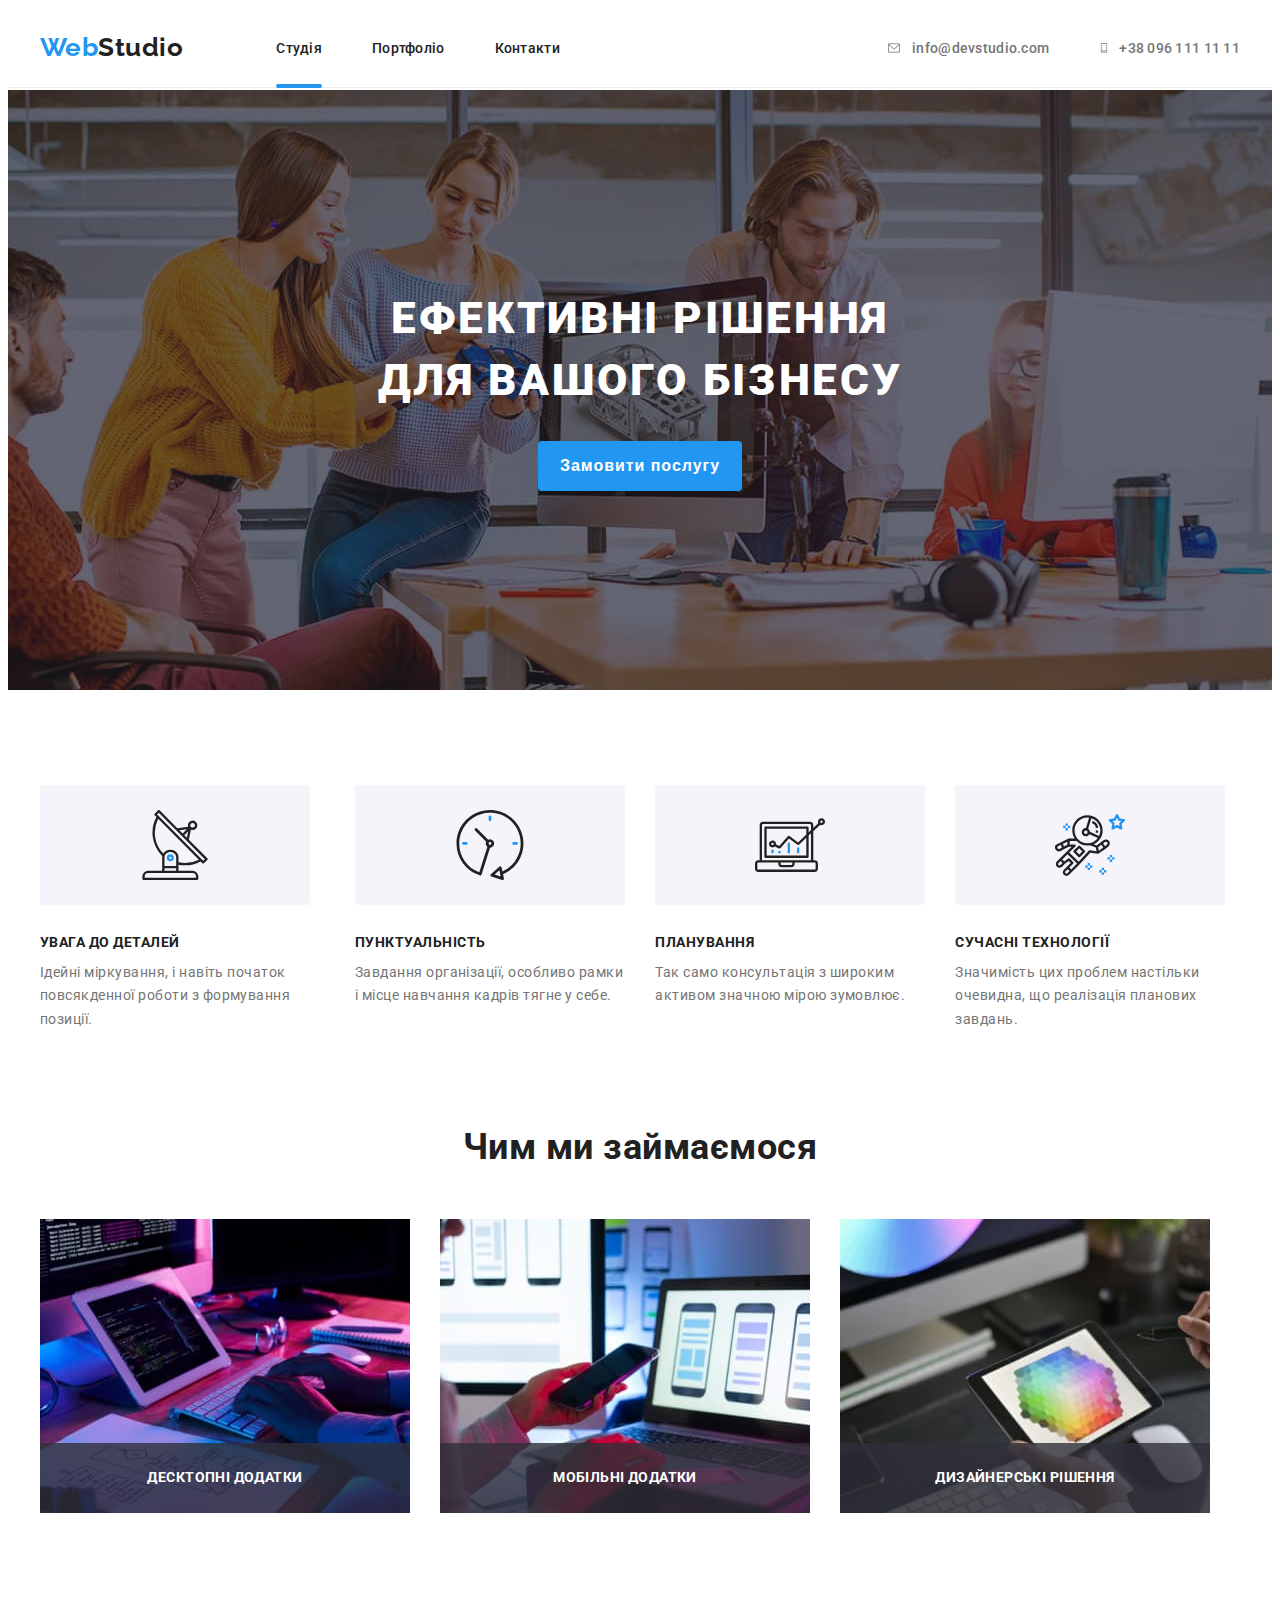
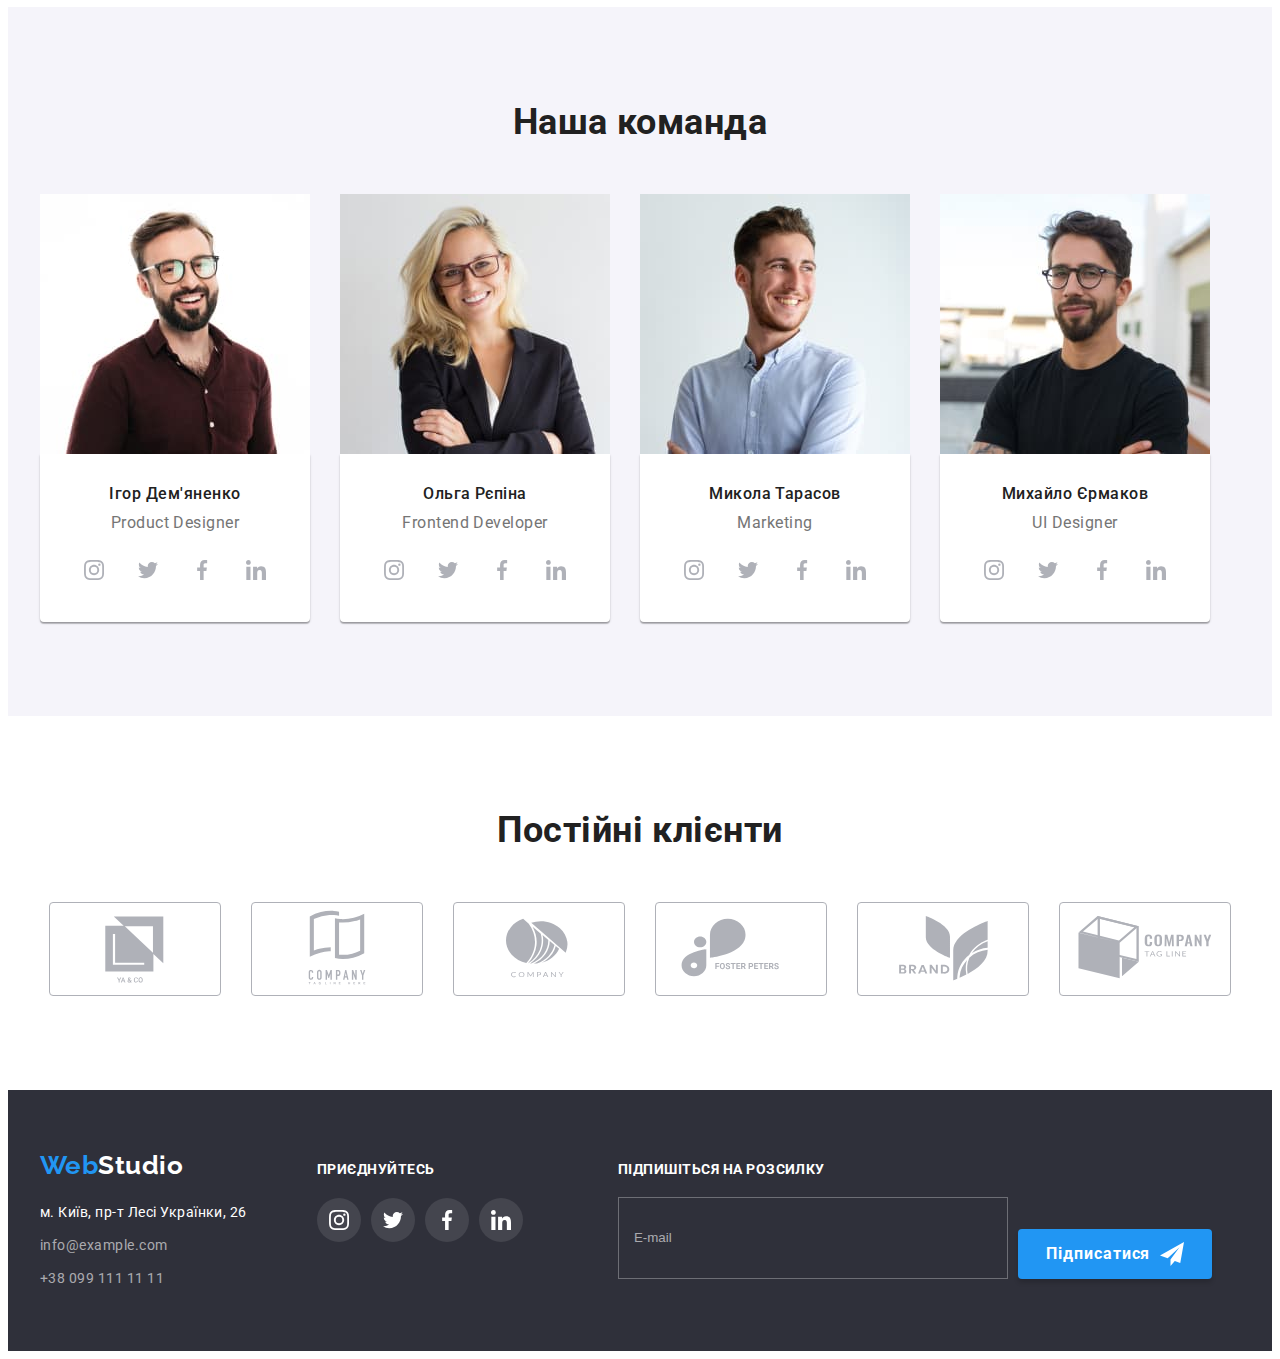
<file: index.html>
<!DOCTYPE html>
<html lang="uk">

<head>
    <meta charset="UTF-8">
    <meta http-equiv="X-UA-Compatible" content="IE=edge">
    <meta name="viewport" content="width=device-width, initial-scale=1.0">
    <title>WebStudio</title>
    <link
        href="https://fonts.googleapis.com/css2?family=Raleway:wght@700&family=Roboto:wght@400;500;700;900&display=swap"
        rel="stylesheet">
    <link rel="stylesheet" href="https://cdnjs.cloudflare.com/ajax/libs/modern-normalize/1.1.0/modern-normalize.min.css"
        integrity="sha512-wpPYUAdjBVSE4KJnH1VR1HeZfpl1ub8YT/NKx4PuQ5NmX2tKuGu6U/JRp5y+Y8XG2tV+wKQpNHVUX03MfMFn9Q=="
        crossorigin="anonymous" referrerpolicy="no-referrer" />
    </head>
    <link rel="stylesheet" href="./css/main.min.css">
</head>

<body class="page">
    <!--шапка-->
    <header class="head">
        <div class="container head-container">
            <nav class="nav">
                <a href="./index.html" class="logo"><span class="logo__text">
                        Web</span>Studio
                </a>
                <ul class="navigation">
                    <li class="navigation__item"><a href="./index.html" class="navigation__link current">Студія</a></li>
                    <li class="navigation__item"><a href="./portfolio.html" class="navigation__link">Портфоліо</a></li>
                    <li class="navigation__item"><a href="" class="navigation__link">Контакти</a></li>

                </ul>
            </nav>
            <ul class="contact">
                <li class="contact__item">
                    <a href="mailto:info@devstudio.com" class="contact__link current">
                        <svg class="contact__icon" height="12" width="16">
                            <use href="./imeges/svg_sprite/symbol-defs.svg#icon-envelope">
                            </use>
                        </svg>info@devstudio.com</a>
                </li>
                <li class="contact__item">
                    <a href="tel:+380961111111" class="contact__link"> <svg class="contact__icon" width="10" height="16">
                            <use href="./imeges/svg_sprite/symbol-defs.svg#icon-smartphone">
                            </use>
                        </svg>+38 096 111 11 11</a>
                </li>
            </ul>
        </div>
    </header>
    <!--мейн-->
    <main>
        <!-- герой -->
        <section class="hero section">
            <div class="hero__bg">
                <div class="container">
                    <h1 class="hero__title">Ефективні рішення <br> для вашого бізнесу </h1>
                    <button type="button" class="hero__button" data-modal-open>Замовити послугу</button>
                </div>
            </div>
        </section>

        <!--описание-->
        <section class="section description">
            <div class="container ">
                <ul class="description__list">
                    <li class="description__item">
                        <div class="description__block">
                            <svg class="description__icon">
                                <use href="./imeges/svg_sprite/symbol-defs.svg#icon-antenna">
                                </use>
                            </svg>
                        </div>
                        <h3 class="description__title">УВАГА ДО ДЕТАЛЕЙ</h3>
                        <p class="description__paragraph">Ідейні міркування, і навіть початок повсякденної роботи з формування позиції.</p>
                    </li>
                    <li class="description__item">
                        <div class="description__block">
                            <svg class="description__icon">
                                <use href="./imeges/svg_sprite/symbol-defs.svg#icon-clock">
                                </use>
                            </svg>
                        </div>
                        <h3 class="description__title">ПУНКТУАЛЬНІСТЬ</h3>
                        <p class="description__paragraph">Завдання організації, особливо рамки і місце навчання кадрів тягне у себе.</p>
                    </li>
                    <li class="description__item">
                        <div class="description__block">
                            <svg class="description__icon">
                                <use href="./imeges/svg_sprite/symbol-defs.svg#icon-diagram">
                                </use>
                            </svg>
                        </div>
                        <h3 class="description__title">ПЛАНУВАННЯ</h3>
                        <p class="description__paragraph">Так само консультація з широким активом значною мірою зумовлює.</p>
                    </li>
                    <li class="description__item">
                        <div class="description__block">
                            <svg class="description__icon">
                                <use href="./imeges/svg_sprite/symbol-defs.svg#icon-astronaut">
                                </use>
                            </svg>
                        </div>
                        <h3 class="description__title">СУЧАСНІ ТЕХНОЛОГІЇ</h3>
                        <p class="description__paragraph">Значимість цих проблем настільки очевидна, що реалізація планових завдань.</p>
                    </li>
                </ul>
            </div>
        </section>
        <!--занятие-->
        <section class="section lessons">
            <div class="container">
                <h2 class="lessons__title">Чим ми займаємося</h2>
                <ul class="lessons__list">
                    <li class="lessons__item">
                        <div class="lessons__thumb"><img src="./imeges/index/box1.jpg" width="370" alt="версткой сайтов">
                            <div class="lessons__thumb--decoration">
                                <h3 class="lessons__subtitle">Десктопні додатки</h3>
                            </div>
                        </div>
                    </li>
                    <li class="lessons__item">
                        <div class="lessons__thumb"><img src="./imeges/index/box2.jpg" width="370"
                                alt="оптимизацией сайтов ">
                            <div class="lessons__thumb--decoration">
                                <h3 class="lessons__subtitle">Мобільні додатки</h3>
                            </div>
                        </div>
                    </li>
                    <li class="lessons__item">
                        <div class="lessons__thumb"><img src="./imeges/index/box3.jpg" width="370" alt="Веб-дизайн">
                            <div class="lessons__thumb--decoration">
                                <h3 class="lessons__subtitle">Дизайнерські рішення</h3>
                            </div>
                        </div>
                    </li>
                </ul>
            </div>
        </section>
        <!-- команда -->
        <section class="section team">
            <div class="container">
                <h2 class="team__title">Наша команда</h2>
                <ul class="team__list">
                    <li class="team__item"><img src="./imeges/index/photo_team1.jpg" width="270" alt="Ігор Дем'яненко">
                        <div class="team__decoration">
                            <h3 class="team__name">Ігор Дем'яненко</h3>
                            <p class="team__position">Product Designer</p>
                            <ul class="team__social">
                                <li class="team__social-item"><a href="" class="team__link"><svg class="team__icon"
                                            width="20" height="20">
                                            <use href="./imeges/svg_sprite/symbol-defs.svg#icon-instagram">
                                            </use>
                                        </svg>
                                    </a>
                                </li>
                                <li class="team__social-item"><a href="" class="team__link"><svg class="team__icon"
                                            width="20" height="20">
                                            <use href="./imeges/svg_sprite/symbol-defs.svg#icon-twitter">
                                            </use>
                                        </svg>
                                    </a>
                                </li>
                                <li class="team__social-item"><a href="" class="team__link"><svg class="team__icon"
                                            width="20" height="20">
                                            <use href="./imeges/svg_sprite/symbol-defs.svg#icon-facebook">
                                            </use>
                                        </svg>
                                    </a>
                                </li>
                                <li class="team__social-item"><a href="" class="team__link"><svg class="team__icon"
                                            width="20" height="20">
                                            <use href="./imeges/svg_sprite/symbol-defs.svg#icon-linkedin">
                                            </use>
                                        </svg>
                                    </a>
                                </li>
                            </ul>
                        </div>
                    </li>
                    <li class="team__item"><img src="./imeges/index/photo_team2.jpg" width="270" alt="Ольга Рєпіна">
                        <div class="team__decoration">
                            <h3 class="team__name">Ольга Рєпіна</h3>
                            <p class="team__position">Frontend Developer</p>
                            <ul class="team__social">
                                <li class="team__social-item"><a href="" class="team__link"><svg class="team__icon"
                                            width="20" height="20">
                                            <use href="./imeges/svg_sprite/symbol-defs.svg#icon-instagram">
                                            </use>
                                        </svg>
                                    </a>
                                </li>
                                <li class="team__social-item"><a href="" class="team__link"><svg class="team__icon"
                                            width="20" height="20">
                                            <use href="./imeges/svg_sprite/symbol-defs.svg#icon-twitter">
                                            </use>
                                        </svg>
                                    </a>
                                </li>
                                <li class="team__social-item"><a href="" class="team__link"><svg class="team__icon"
                                            width="20" height="20">
                                            <use href="./imeges/svg_sprite/symbol-defs.svg#icon-facebook">
                                            </use>
                                        </svg>
                                    </a>
                                </li>
                                <li class="team__social-item"><a href="" class="team__link"><svg class="team__icon"
                                            width="20" height="20">
                                            <use href="./imeges/svg_sprite/symbol-defs.svg#icon-linkedin">
                                            </use>
                                        </svg>
                                    </a>
                                </li>
                            </ul>
                        </div>
                    </li>
                    <li class="team__item"><img src="./imeges/index/Photo_team3.jpg" width="270" alt="Микола Тарасов">
                        <div class="team__decoration">
                            <h3 class="team__name">Микола Тарасов</h3>
                            <p class="team__position">Marketing</p>
                            <ul class="team__social">
                                <li class="team__social-item"><a href="" class="team__link"><svg class="team__icon"
                                            width="20" height="20">
                                            <use href="./imeges/svg_sprite/symbol-defs.svg#icon-instagram">
                                            </use>
                                        </svg>
                                    </a>
                                </li>
                                <li class="team__social-item"><a href="" class="team__link"><svg class="team__icon"
                                            width="20" height="20">
                                            <use href="./imeges/svg_sprite/symbol-defs.svg#icon-twitter">
                                            </use>
                                        </svg>
                                    </a>
                                </li>
                                <li class="team__social-item"><a href="" class="team__link"><svg class="team__icon"
                                            width="20" height="20">
                                            <use href="./imeges/svg_sprite/symbol-defs.svg#icon-facebook">
                                            </use>
                                        </svg>
                                    </a>
                                </li>
                                <li class="team__social-item"><a href="" class="team__link"><svg class="team__icon"
                                            width="20" height="20">
                                            <use href="./imeges/svg_sprite/symbol-defs.svg#icon-linkedin">
                                            </use>
                                        </svg>
                                    </a>
                                </li>
                            </ul>
                        </div>
                    </li>
                    <li class="team__item"><img src="./imeges/index/Photo_team4.jpg" width="270" alt="Михайло Єрмаков">
                        <div class="team__decoration">
                            <h3 class="team__name">Михайло Єрмаков</h3>
                            <p class="team__position">UI Designer</p>
                            <ul class="team__social">
                                <li class="team__social-item"><a href="" class="team__link"><svg class="team__icon"
                                            width="20" height="20">
                                            <use href="./imeges/svg_sprite/symbol-defs.svg#icon-instagram">
                                            </use>
                                        </svg>
                                    </a>
                                </li>
                                <li class="team__social-item"><a href="" class="team__link"><svg class="team__icon"
                                            width="20" height="20">
                                            <use href="./imeges/svg_sprite/symbol-defs.svg#icon-twitter">
                                            </use>
                                        </svg>
                                    </a>
                                </li>
                                <li class="team__social-item"><a href="" class="team__link"><svg class="team__icon"
                                            width="20" height="20">
                                            <use href="./imeges/svg_sprite/symbol-defs.svg#icon-facebook">
                                            </use>
                                        </svg>
                                    </a>
                                </li>
                                <li class="team__social-item"><a href="" class="team__link"><svg class="team__icon"
                                            width="20" height="20">
                                            <use href="./imeges/svg_sprite/symbol-defs.svg#icon-linkedin">
                                            </use>
                                        </svg>
                                    </a>
                                </li>
                            </ul>
                        </div>
                    </li>
                </ul>
            </div>
        </section>
    </main>
    <!-- Клиенты -->
    <section class="section client">
        <div class="container">
            <h2 class="client__title">Постійні клієнти</h2>
            <ul class="client__list">
                <li class="client__item"><a href="" class="client__link"> <svg class="client__icon">
                            <use href="./imeges/svg_sprite/symbol-defs.svg#icon-client1">

                            </use>
                        </svg></a></li>
                <li class="client__item"><a href="" class="client__link"><svg class="client__icon">
                            <use href="./imeges/svg_sprite/symbol-defs.svg#icon-client2">

                            </use>
                        </svg></a></li>
                <li class="client__item"><a href="" class="client__link"><svg class="client__icon">
                            <use href="./imeges/svg_sprite/symbol-defs.svg#icon-client3">

                            </use>
                        </svg></a></li>
                <li class="client__item"><a href="" class="client__link"><svg class="client__icon">
                            <use href="./imeges/svg_sprite/symbol-defs.svg#icon-client4">

                            </use>
                        </svg></a></li>
                <li class="client__item"><a href="" class="client__link"><svg class="client__icon">
                            <use href="./imeges/svg_sprite/symbol-defs.svg#icon-client5">

                            </use>
                        </svg></a></li>
                <li class="client__item"><a href="" class="client__link"><svg class="client__icon">
                            <use href="./imeges/svg_sprite/symbol-defs.svg#icon-client6">

                            </use>
                        </svg></a></li>
            </ul>
        </div>
    </section>
    <!-- футер -->
    <footer class="footer">
        <div class="container footer-container">
            <div class="footer__nav">
                <a href="./index.html" class="footer__logo"><span class="logo__text">
                        Web</span>Studio
                </a>
                <address>
                    <ul class="footer__list">
                        <li class="footer__items"><a href="https://bit.ly/3pXMvUd" target="_blank"
                                rel="noopener noreferrer" class="footer__address">м. Київ, пр-т Лесі Українки, 26</a>
                        </li>
                        <li class="footer__items">
                            <a href="mailto:info@example.com" class="footer__conection">info@example.com</a>
                        </li>
                        <li class="footer__items">
                            <a href="tel:+380991111111" class="footer__conection">+38 099 111 11 11</a>
                        </li>
                    </ul>
                </address>
            </div>
            <div class="social">
                <strong class="social__text">приєднуйтесь</strong>
                <ul class="social__list">

                    <li class="social__item"><a href="" class="social__link"><svg class="social__icon" width="20"
                                height="20">
                                <use href="./imeges/svg_sprite/symbol-defs.svg#icon-instagram">
                                </use>
                            </svg>
                        </a>
                    </li>
                    <li class="social__item"><a href="" class="social__link"><svg class="social__icon" width="20"
                                height="20">
                                <use href="./imeges/svg_sprite/symbol-defs.svg#icon-twitter">
                                </use>
                            </svg>
                        </a>
                    </li>

                    <li class="social__item"><a href="" class="social__link"><svg class="social__icon" width="20"
                                height="20">
                                <use href="./imeges/svg_sprite/symbol-defs.svg#icon-facebook">
                                </use>
                            </svg>
                        </a>
                    </li>
                    <li class="social__item"><a href="" class="social__link"><svg class="social__icon" width="20"
                                height="20">
                                <use href="./imeges/svg_sprite/symbol-defs.svg#icon-linkedin">
                                </use>
                            </svg>
                        </a>
                    </li>
                </ul>
            </div>
            <!-- Форма футера -->
            <form class="footer-form">
                <span class="footer-form__block">
                    <label>
                        <b class="footer-form__email">Підпишіться на розсилку</b>
                        <input type="email" name="description__user" placeholder="E-mail" required class="footer-form__input">
                    </label>
                    <button type="submit" class="footer-form__description">Підписатися<svg height="24" width="24"
                            class="footer-form__send">
                            <use href="./imeges/svg_sprite/symbol-defs.svg#icon-send"></use>
                        </svg></button>
                </span>
            </form>
        </div>
    </footer>
    <!-- Модальное окно -->
    <div class="backdrop is-hidden" data-modal>
        <div class="modal"><button class="modal__btn--close" type="button" data-modal-close>
                <svg class="modal-button-icon-close" height="18" width="18">
                    <use href="./imeges/svg_sprite/symbol-defs.svg#icon-close"></use>
                </svg>
            </button>
            <form class="modal-form">
                <b class="modal-form__title">Залиште свої дані, ми вам передзвонимо</b>
                <label class="modal-form__field">
                    <span class="modal-form__description">Ім'я</span>
                    <span class="modal-form__wrapper">
                        <input type="text" name="user_name" class="modal-form__input input-name" required
                            pattern="[a-zA-Zа-яА-Я]+" minlength="4">
                        <svg class="modal-form__icon" height="18" width="18">
                            <use href="./imeges/svg_sprite/symbol-defs.svg#icon-person"></use>
                        </svg>

                    </span>
                </label>
                <label class="modal-form__field">
                    <span class="modal-form__description">Телефон</span>
                    <span class="modal-form__wrapper">
                        <input type="tel" name="user_telephon" class="modal-form__input input-telephone" required
                            pattern="[0-9]{3}-[0-9]{3}-[0-9]{2}-[0-9]{2}" title="xxx-xxx-xx-xx">
                        <svg class="modal-form__icon" height="18" width="18">
                            <use href="./imeges/svg_sprite/symbol-defs.svg#icon-phone"></use>
                        </svg>

                    </span>
                </label>
                <label class="modal-form__field">
                    <span class="modal-form__description">Пошта</span>
                    <span class="modal-form__wrapper">
                        <input type="email" name="user_email" class="modal-form__input input-telephone">
                        <svg class="modal-form__icon" height="18" width="18">
                            <use href="./imeges/svg_sprite/symbol-defs.svg#icon-email"></use>
                        </svg>
                    </span>

                </label>
                <label class="modal-form__comment">
                    <span class="modal-form__description">Коментар</span>
                    <textarea name="user-masseg" placeholder="Введіть текст" class="modal-form__area"></textarea>
                </label>
                <label class="modal-form__check">
                    <input type="checkbox" name="user_policy" class="modal-form__hidden visually-hidden">
                    <span class="thumb-check"><svg width="11" height="8" class="modal-form__svg">
                            <use  href="./imeges/svg_sprite/symbol-defs.svg#icon-check"></use>
                        </svg></span>
                    <span class="modal-form__terms">Погоджуюся з розсилкою та приймаю</span>&nbsp;<a href=""
                        class="modal-form__link">Умови договору</a>
                </label>
                <button type="submit" class="modal-form__submit">Відправити</button>
            </form>
        </div>
    </div>
    <script src="./modal.js"></script>
</body>

</html>
</file>
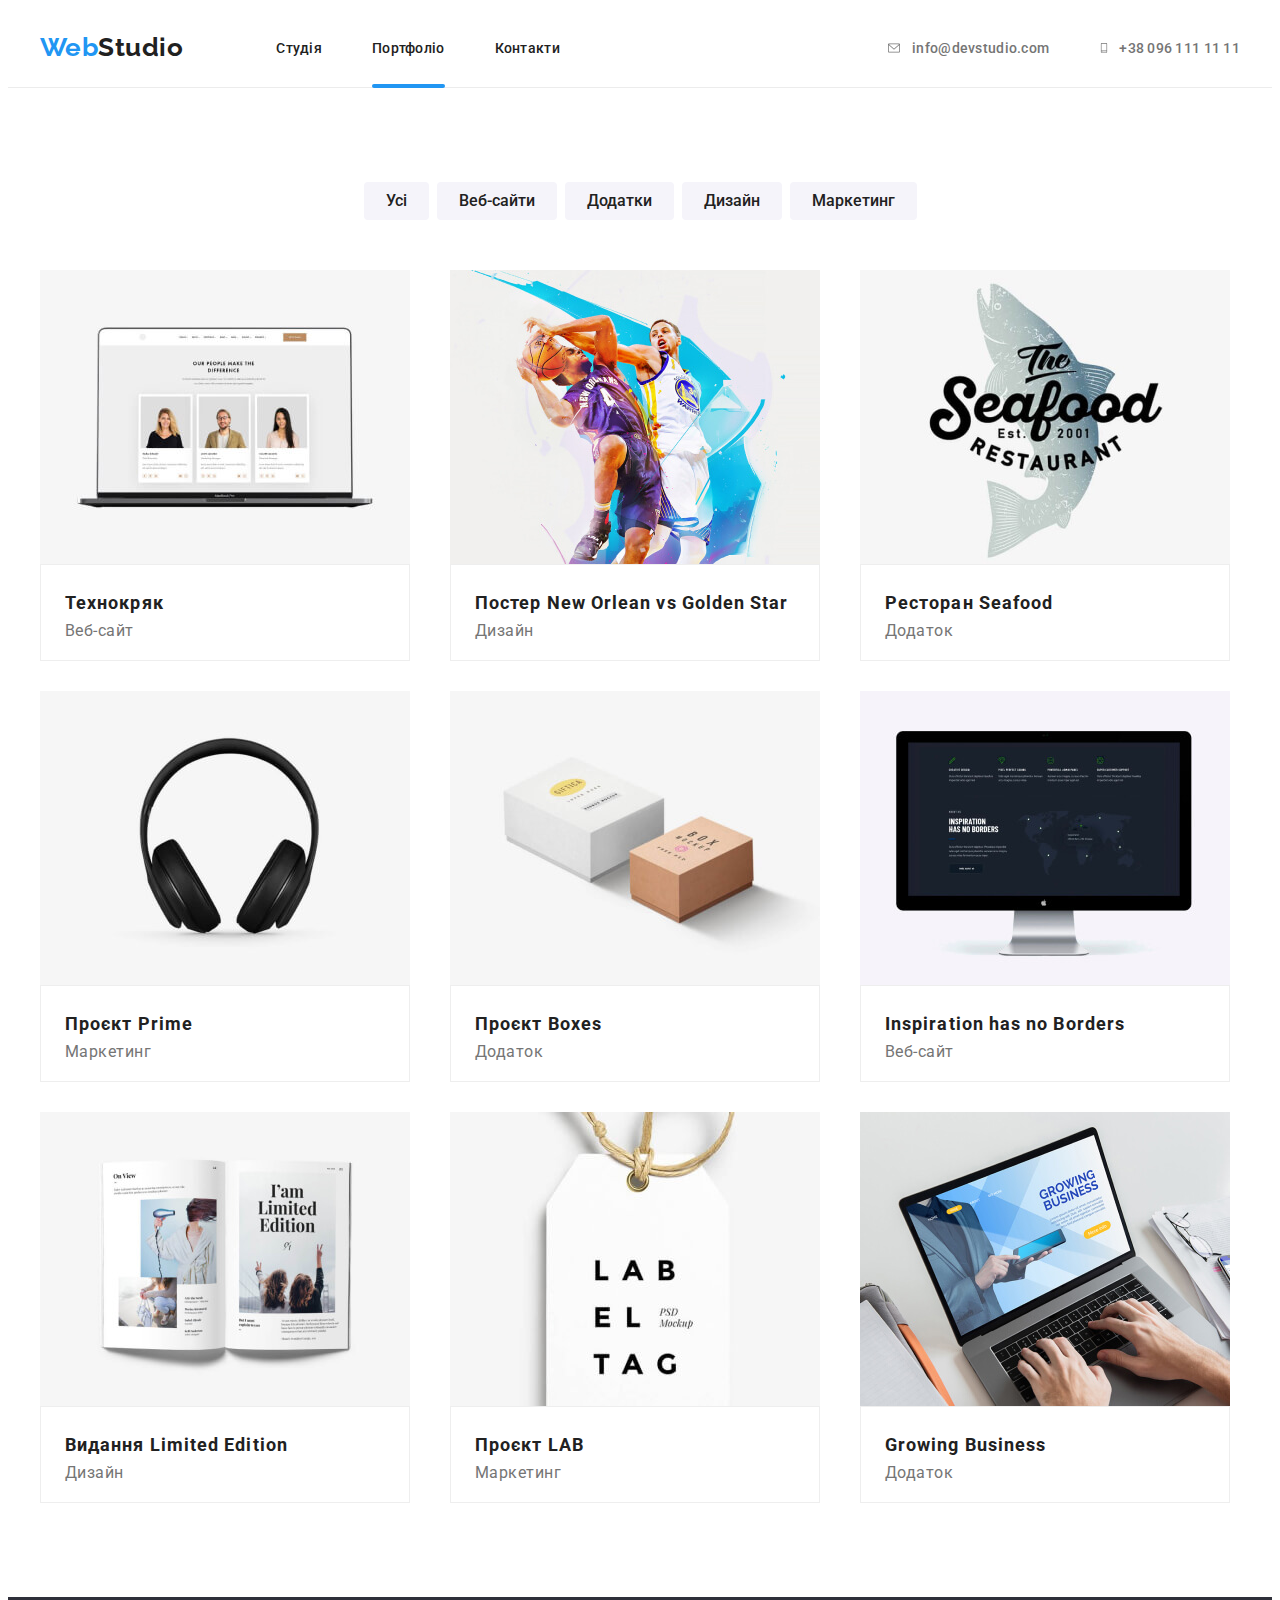
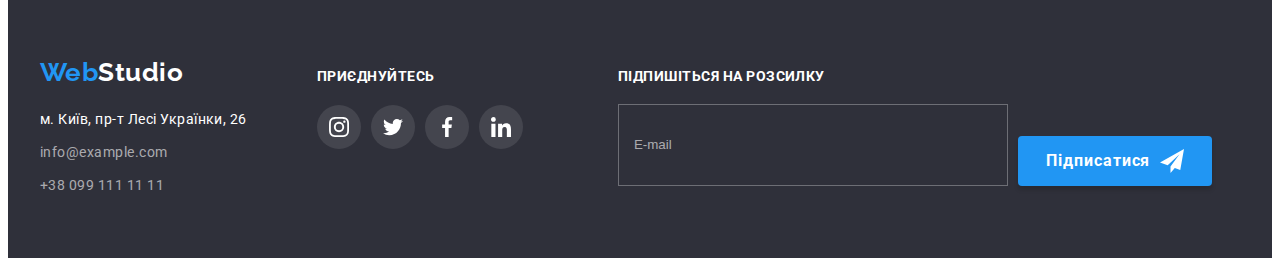
<file: portfolio.html>
<!DOCTYPE html>
<html lang="uk">

<head>
    <meta charset="UTF-8">
    <meta http-equiv="X-UA-Compatible" content="IE=edge">
    <meta name="viewport" content="width=device-width, initial-scale=1.0">
    <title>Portfolio</title>
    <link
        href="https://fonts.googleapis.com/css2?family=Raleway:wght@700&family=Roboto:wght@400;500;700;900&display=swap"
        rel="stylesheet">
    <link rel="stylesheet" href="https://cdnjs.cloudflare.com/ajax/libs/modern-normalize/1.1.0/modern-normalize.min.css"
        integrity="sha512-wpPYUAdjBVSE4KJnH1VR1HeZfpl1ub8YT/NKx4PuQ5NmX2tKuGu6U/JRp5y+Y8XG2tV+wKQpNHVUX03MfMFn9Q=="
        crossorigin="anonymous" referrerpolicy="no-referrer" />
    <link rel="stylesheet" href="./css/main.min.css">

</head>

<body class="page">
    <!-- Шапка -->
    <header class="head">
        <div class="container head-container">
            <nav class="nav">
                <a href="./index.html" class="logo"><span class="logo__text">Web</span>Studio</a>
                <ul class="navigation">
                    <li class="navigation__item"><a href="./index.html" class="navigation__link ">Студія</a></li>
                    <li class="navigation__item"><a href="./portfolio.html" class="navigation__link current">Портфоліо</a></li>
                    <li class="navigation__item"><a href="" class="navigation__link">Контакти</a></li>
                </ul>
            </nav>
            <ul class="contact">
                <li class="contact__item"><a href="mailto:info@devstudio.com" class="contact__link"><svg class="contact__icon"
                            height="12" width="16">
                            <use href="./imeges/svg_sprite/symbol-defs.svg#icon-envelope">
                            </use>
                        </svg>info@devstudio.com</a></li>
                <li class="contact__item"><a href="tel:380961111111" class="contact__link"><svg class="contact__icon" width="10"
                            height="16">
                            <use href="./imeges/svg_sprite/symbol-defs.svg#icon-smartphone">
                            </use>
                        </svg>+38 096 111 11 11</a></li>
            </ul>
        </div>
    </header>
    <!-- Мейн -->
    <main>
        <!-- Галерея -->
        <section class="section galery">
            <div class="container">
                <h1 class="visually-hidden"> Наші роботи</h1>
                <ul class="button">
                    <li class="button__item"><button type="button" class="button__paragraph">Усі</button></li>
                    <li class="button__item"><button type="button" class="button__paragraph">Веб-сайти</button></li>
                    <li class="button__item"><button type="button" class="button__paragraph">Додатки</button></li>
                    <li class="button__item"><button type="button" class="button__paragraph">Дизайн</button></li>
                    <li class="button__item"><button type="button" class="button__paragraph">Маркетинг</button></li>
                </ul>
                <ul class="galery__list">
                    <li class="galery__paragraph"><a href="" class="galery__link">
                            <div class="galery__thumb"><img src="./imeges/portfolio/tehkrack.jpg"
                                    alt="ноутбук с фотографиями">
                                <p class="galery__decor">Ресурс пропонує комплексні пропозиції з різним рівнем
                                    функціоналу та сервісів. Все це дозволить відвідувачу отримати вичерпні відомості
                                    про компанію чи приватну особу.</p>
                            </div>
                            <div class="galery__border">
                                <h2 class="galery__title">Технокряк</h2>
                                <p class="galery__item">Веб-сайт</p>
                            </div>
                        </a>
                    </li>
                    <li class="galery__paragraph"><a href="" class="galery__link">
                            <div class="galery__thumb"><img src="./imeges/portfolio/postervs.jpg"
                                    alt="играющие баскетболисты">
                                <div class="galery__decor">
                                    <p>Ресурс пропонує комплексні пропозиції з різним рівнем функціоналу та сервісів.
                                        Все це дозволить відвідувачу отримати вичерпні відомості про компанію чи
                                        приватну особу. </p>
                                </div>
                            </div>
                            <div class="galery__border">
                                <h2 class="galery__title">Постер New Orlean vs Golden Star</h2>
                                <p class="galery__item">Дизайн</p>
                            </div>
                        </a>
                    </li>
                    <li class="galery__paragraph"><a href="" class="galery__link">
                            <div class="galery__thumb"><img src="./imeges/portfolio/restaurant.jpg" alt="рыба">
                                <div class="galery__decor">
                                    <p>Ресурс пропонує комплексні пропозиції з різним рівнем функціоналу та сервісів.
                                        Все це дозволить відвідувачу отримати вичерпні відомості про компанію чи
                                        приватну особу. </p>
                                </div>
                            </div>
                            <div class="galery__border">
                                <h2 class="galery__title">Ресторан Seafood</h2>
                                <p class="galery__item">Додаток</p>
                            </div>
                        </a>
                    </li>
                    <li class="galery__paragraph"><a href="" class="galery__link">
                            <div class="galery__thumb"><img src="./imeges/portfolio/project-prime.jpg" alt="наушники">
                                <div class="galery__decor">
                                    <p>Ресурс пропонує комплексні пропозиції з різним рівнем функціоналу та сервісів.
                                        Все це дозволить відвідувачу отримати вичерпні відомості про компанію чи
                                        приватну особу. </p>
                                </div>
                            </div>
                            <div class="galery__border">
                                <h2 class="galery__title">Проєкт Prime</h2>
                                <p class="galery__item">Маркетинг</p>
                            </div>
                        </a>
                    </li>
                    <li class="galery__paragraph"><a href="" class="galery__link">
                            <div class="galery__thumb"><img src="./imeges/portfolio/project-boxes.jpg" alt="коробки">
                                <div class="galery__decor">
                                    <p>Ресурс пропонує комплексні пропозиції з різним рівнем функціоналу та сервісів.
                                        Все це дозволить відвідувачу отримати вичерпні відомості про компанію чи
                                        приватну особу. </p>
                                </div>
                            </div>
                            <div class="galery__border">
                                <h2 class="galery__title">Проєкт Boxes</h2>
                                <p class="galery__item">Додаток</p>
                            </div>
                        </a>
                    </li>
                    <li class="galery__paragraph"><a href="" class="galery__link">
                            <div class="galery__thumb"><img src="./imeges/portfolio/border.jpg"
                                    alt="карта с кординатами">
                                <div class="galery__decor">
                                    <p>Ресурс пропонує комплексні пропозиції з різним рівнем функціоналу та сервісів.
                                        Все це дозволить відвідувачу отримати вичерпні відомості про компанію чи
                                        приватну особу. </p>
                                </div>
                            </div>
                            <div class="galery__border">
                                <h2 class="galery__title">Inspiration has no Borders</h2>
                                <p class="galery__item">Веб-сайт</p>
                            </div>
                        </a>
                    </li>
                    <li class="galery__paragraph"><a href="" class="galery__link">
                            <div class="galery__thumb"><img src="./imeges/portfolio/edition.jpg" alt="открытая книга">
                                <div class="galery__decor">
                                    <p>Ресурс пропонує комплексні пропозиції з різним рівнем функціоналу та сервісів.
                                        Все це дозволить відвідувачу отримати вичерпні відомості про компанію чи
                                        приватну особу. </p>
                                </div>
                            </div>
                            <div class="galery__border">
                                <h2 class="galery__title">Видання Limited Edition</h2>
                                <p class="galery__item">Дизайн</p>
                            </div>
                        </a>
                    </li>
                    <li class="galery__paragraph"><a href="" class="galery__link">
                            <div class="galery__thumb"><img src="./imeges/portfolio/project-lab.jpg"
                                    alt="бирка с описанием">
                                <div class="galery__decor">
                                    <p>Ресурс пропонує комплексні пропозиції з різним рівнем функціоналу та сервісів.
                                        Все це дозволить відвідувачу отримати вичерпні відомості про компанію чи
                                        приватну особу. </p>
                                </div>
                            </div>
                            <div class="galery__border">
                                <h2 class="galery__title">Проєкт LAB</h2>
                                <p class="galery__item">Маркетинг</p>
                            </div>
                        </a>
                    </li>
                    <li class="galery__paragraph"><a href="" class="galery__link">
                            <div class="galery__thumb"><img src="./imeges/portfolio/bussines.jpg"
                                    alt="ноутбук с открытой страницей">
                                <div class="galery__decor">
                                    <p>Ресурс пропонує комплексні пропозиції з різним рівнем функціоналу та сервісів.
                                        Все це дозволить відвідувачу отримати вичерпні відомості про компанію чи
                                        приватну особу. </p>
                                </div>
                            </div>
                            <div class="galery__border">
                                <h2 class="galery__title">Growing Business</h2>
                                <p class="galery__item">Додаток</p>
                            </div>
                        </a>
                    </li>
                </ul>
            </div>
        </section>
    </main>
    <!-- Футер -->
    <footer class="footer">
        <div class="container footer-container">
            <div class="footer__nav">
                <a href="./index.html" class="footer__logo"><span class="logo__text">
                        Web</span>Studio
                </a>
                <address>
                    <ul class="footer__list">
                        <li class="footer__items"><a href="https://bit.ly/3pXMvUd" target="_blank"
                                rel="noopener noreferrer" class="footer__address">м. Київ, пр-т Лесі Українки, 26</a>
                        </li>
                        <li class="footer__items">
                            <a href="mailto:info@example.com" class="footer__conection">info@example.com</a>
                        </li>
                        <li class="footer__items">
                            <a href="tel:+380991111111" class="footer__conection">+38 099 111 11 11</a>
                        </li>
                    </ul>
                </address>
            </div>
            <div class="social">
                <strong class="social__text">приєднуйтесь</strong>
                <ul class="social__list">

                    <li class="social__item"><a href="" class="social__link"><svg class="social__icon" width="20"
                                height="20">
                                <use href="./imeges/svg_sprite/symbol-defs.svg#icon-instagram">
                                </use>
                            </svg>
                        </a>
                    </li>
                    <li class="social__item"><a href="" class="social__link"><svg class="social__icon" width="20"
                                height="20">
                                <use href="./imeges/svg_sprite/symbol-defs.svg#icon-twitter">
                                </use>
                            </svg>
                        </a>
                    </li>

                    <li class="social__item"><a href="" class="social__link"><svg class="social__icon" width="20"
                                height="20">
                                <use href="./imeges/svg_sprite/symbol-defs.svg#icon-facebook">
                                </use>
                            </svg>
                        </a>
                    </li>
                    <li class="social__item"><a href="" class="social__link"><svg class="social__icon" width="20"
                                height="20">
                                <use href="./imeges/svg_sprite/symbol-defs.svg#icon-linkedin">
                                </use>
                            </svg>
                        </a>
                    </li>
                </ul>
            </div>
            <!-- Форма футера -->
            <form class="footer-form">
                <span class="footer-form__block">
                    <label>
                        <b class="footer-form__email">Підпишіться на розсилку</b>
                        <input type="email" name="description__user" placeholder="E-mail" required class="footer-form__input">
                    </label>
                    <button type="submit" class="footer-form__description">Підписатися<svg height="24" width="24"
                            class="footer-form__send">
                            <use href="./imeges/svg_sprite/symbol-defs.svg#icon-send"></use>
                        </svg></button>
                </span>
            </form>
        </div>
    </footer>
</body>

</html>
</file>
<file: css/main.min.css>
:root{--body-text-color: #212121;--primery-text-color: #757575;--main-background-color: #ffffff;--second-background-color: #f5f4fa;--dark-background-color: #2f303a;--akcent-text-color: #2196f3;--stylistic-color: rgba(255, 255, 255, 0.6);--interactive-bg-color: #188ce8;--border-line-color: #ececec;--shadow-box-color: rgba(0, 0, 0, 0.15);--border-color: #eeeeee;--statick-social-color: #afb1b8;--decor-cubic: cubic-bezier(0.4, 0, 0.2, 1)}.visually-hidden{position:absolute;width:1px;height:1px;margin:-1px;padding:0;overflow:hidden;border:0;clip:rect(0 0 0 0)}h1,h2,h3,h4,p{margin-top:0;margin-bottom:0}ul,ol{margin-top:0;margin-bottom:0;padding-left:0;padding-inline-start:0}img{display:block}button{cursor:pointer}.list{list-style:none}.link{text-decoration:none}.page{color:var(--main-background-color);color:var(--primery-text-color);font-family:roboto,sans-serif;letter-spacing:.03em}.container{width:1200px;margin-left:auto;margin-right:auto;padding-left:15px;padding-right:15px}.section{padding-top:94px;padding-bottom:94px}.head{border-bottom:1px solid var(--border-line-color)}.head-container{display:flex;align-items:center}.logo{display:inline-block;margin-right:93px}.logo__text{color:var(--akcent-text-color);font-family:Raleway,sans-serif;font-weight:700;font-size:26px;line-height:1.2}.logo{color:var(--body-text-color);text-decoration-line:none;font-family:Raleway;font-weight:700;font-size:26px;line-height:1.2}.logo:focus{color:var(--body-text-color);text-decoration-line:none;font-family:Raleway;font-weight:700;font-size:26px;line-height:1.2}.nav{display:flex;align-items:center}.navigation{display:flex;justify-content:space-evenly;list-style:none;margin:0}.navigation .navigation__link{overflow:hidden;position:relative;display:block;padding-top:32px;padding-bottom:32px;margin-bottom:-1px;color:var(--body-text-color);text-decoration:none;font-weight:500;font-size:14px;line-height:1.15;letter-spacing:.02em;transition:color 250ms var(--decor-cubic)}.navigation .navigation__link.current::after{position:absolute;display:inline-block;bottom:0px;left:0;content:"";width:100%;height:4px;border-radius:2px;background-color:var(--akcent-text-color);transition:color 250ms var(--decor-cubic)}.navigation__item:not(:first-child){margin-left:50px}.navigation__link:focus,.navigation__link:hover{color:var(--akcent-text-color)}.contact{display:flex;align-items:center;list-style:none;margin:0;margin-left:auto;padding:0}.contact__item:not(:first-child){margin-left:50px}.contact__link{display:flex;align-items:center;color:var(--primery-text-color);fill:var(--primery-text-color);text-decoration:none;font-weight:500;font-size:14px;line-height:1.15;letter-spacing:.02em;transition-property:fill,color;transition-duration:250ms;transition-timing-function:var(--decor-cubic)}.contact__link:hover,.contact__link:focus{color:var(--akcent-text-color);fill:var(--akcent-text-color)}.contact__icon{margin:0;padding:0;margin-right:10px}.hero{text-align:center;margin:0;padding-top:200px;padding-bottom:200px;max-width:1600px;margin-left:auto;margin-right:auto;background:var(--dark-background-color);background:linear-gradient(rgba(47, 48, 58, 0.4), rgba(47, 48, 58, 0.4)),url(../imeges/index/bg-image.jpg);background-size:1600px 600px;background-repeat:no-repeat;background-position:50% 50%}.hero__title{margin:0;margin-bottom:30px;color:var(--main-background-color);font-weight:900;font-size:44px;line-height:1.4;text-align:center;letter-spacing:.06em;text-transform:uppercase}.hero__button{border-radius:4px;min-width:200px;height:50px;border:none;border-radius:4px;min-width:200px;height:50px;padding:10px 22px;background:var(--akcent-text-color);color:var(--main-background-color);font-weight:700;font-size:16px;letter-spacing:.06em;transition:background-color 250ms var(--decor-cubic)}.hero__button:hover,.hero__button:hover{background-color:var(--interactive-bg-color)}.description{padding-bottom:0}.description__list{display:flex;list-style:none;margin:0px}.description__item+.description__item{margin-left:30px}.description__block{display:flex;margin:0;padding:0;margin-bottom:30px;width:270px;height:120px;justify-content:center;align-items:center;background:var(--second-background-color);border-radius:4px}.description__icon{margin:0;padding:0;height:70px;width:70px}.description__title{margin:0;margin-bottom:10px;color:var(--body-text-color);font-weight:700;font-size:14px;line-height:1.1;text-transform:uppercase}.description__paragraph{margin:0;font-size:14px;line-height:1.7}.lessons__title{text-align:center;margin:0;margin-bottom:50px;color:var(--body-text-color);font-weight:700;font-size:36px;line-height:1.2}.lessons__list{list-style:none;display:flex;margin:0}.lessons__item{margin-right:30px;width:calc((100% - 60px)/3)}.lessons__thumb{position:relative}.lessons__thumb--decoration{position:absolute;bottom:0;width:100%;background:rgba(47,48,58,.8)}.lessons__subtitle{margin:0;padding:27px 0;font-family:"Roboto";font-weight:700;font-size:14px;line-height:1.14;text-align:center;letter-spacing:.03em;text-transform:uppercase;color:var(--main-background-color)}.team{background:var(--second-background-color);margin:0;padding-top:94px;padding-bottom:94px}.team__title{margin:0;margin-bottom:50px;color:var(--body-text-color);font-weight:700;font-size:36px;line-height:1.19;text-align:center}.team__list{list-style:none;margin:0;display:flex;align-content:center}.team__item+.team__item{margin-left:30px}.team__decoration{padding:0;margin:0;padding-top:30px;padding-bottom:30px;background-color:var(--main-background-color);box-shadow:0px 1px 3px rgba(0,0,0,.12),0px 1px 1px rgba(0,0,0,.14),0px 2px 1px rgba(0,0,0,.2);border-radius:0px 0px 4px 4px;border-top:none}.team__name{margin:0;margin-bottom:10px;text-align:center;color:var(--body-text-color);font-style:normal;font-weight:500;font-size:16px;line-height:1.19;letter-spacing:.03em}.team__position{margin:0;text-align:center;color:var(--primery-text-color);font-weight:400;font-size:16px;line-height:1.19}.team__social{display:flex;justify-content:center;margin:0;padding:0;list-style:none;margin-top:16px}.team__social-item:not(:last-child){margin-right:10px}.team__link{display:flex;justify-content:center;align-items:center;padding:0;margin:0;width:44px;height:44px;border-radius:50%;fill:var(--statick-social-color);transition-property:fill,background-color;transition-duration:250ms;transition-timing-function:var(--decor-cubic)}.team__link:hover,.team__link:focus{fill:var(--main-background-color);background-color:var(--akcent-text-color)}.client__list{display:flex;justify-content:center;margin:0;padding:0;list-style:none}.client__title{margin:0;padding:0;margin-bottom:50px;font-style:normal;font-weight:700;font-size:36px;line-height:1.16;text-align:center;color:var(--body-text-color)}.client__item:not(:last-child){margin-right:30px}.client__link{display:flex;justify-content:center;align-items:center;width:170px;height:92px;border:1px solid var(--statick-social-color);border-radius:4px;fill:var(--statick-social-color);transition-property:fill,border;transition-duration:250ms;transition-timing-function:var(--decor-cubic)}.client__link:hover,.client__link:focus{fill:var(--akcent-text-color);border:1px solid var(--akcent-text-color)}.footer{padding-top:60px;padding-bottom:60px;background:var(--dark-background-color)}.footer__nav{display:inline-block}.footer__logo{display:inline-block;text-decoration-line:none;color:var(--main-background-color);font-family:Raleway;font-style:normal;font-weight:700;font-size:26px;line-height:1.2}.footer__list{margin:0px;list-style:none}.footer__items{display:flex}.footer__address{margin-top:20px;display:inline-block;text-decoration-line:none;color:var(--main-background-color);font-family:"Roboto";font-style:normal;font-size:14px;line-height:1.71;transition:color 250ms var(--decor-cubic)}.footer__address:focus,.footer__address:hover{color:var(--akcent-text-color)}.footer__conection{display:inline-block;margin-top:9px;text-decoration-line:none;font-family:"Roboto";font-style:normal;font-weight:400;color:var(--stylistic-color);font-size:14px;line-height:1.71;transition:color 250ms var(--decor-cubic)}.footer__conection:hover,.footer__conection:focus{color:var(--akcent-text-color)}.footer-container{display:flex;align-items:baseline}.social{margin-left:70px}.social__text{display:inline-block;margin:0;padding:0;margin-bottom:20px;font-style:normal;font-weight:700;font-size:14px;line-height:1.14;text-transform:uppercase;color:var(--main-background-color)}.social__list{list-style:none;display:flex;align-items:center;justify-content:center;margin:0;padding:0}.social__item:not(:last-child){margin-right:10px}.social__link{display:flex;justify-content:center;align-items:center;fill:var(--main-background-color);background-color:rgba(255,255,255,.1);color:var(--main-background-color);height:44px;width:44px;border-radius:50%;transition:background-color 250ms var(--decor-cubic)}.social__link:focus,.social__link:hover{background-color:var(--akcent-text-color)}.button{display:flex;justify-content:center;margin:0;padding-top:0;margin-bottom:50px;list-style:none}.button__item+.button__item{margin-left:8px}.button__paragraph{text-align:center;padding:6px 22px;background-color:var(--second-background-color);color:var(--body-text-color);border:none;font-family:"Roboto";font-style:normal;font-weight:500;font-size:16px;line-height:1.6;border-radius:4px;transition-property:background-color,color,box-shadow;transition-duration:250ms;transition-timing-function:var(--decor-cubic)}.button__paragraph:focus,.button__paragraph:hover{background-color:var(--akcent-text-color);color:var(--main-background-color);box-shadow:0px 3px 1px rgba(0,0,0,.1),0px 1px 2px rgba(0,0,0,.08),0px 2px 2px rgba(0,0,0,.12)}.galery{margin:0;padding-top:94px;padding-bottom:94px}.galery__list{display:flex;flex-wrap:wrap;margin:0;list-style:none}.galery__list :nth-child(3n){margin-right:0}.galery__border{margin:0;padding-left:24px;padding-top:20px;padding-bottom:20px;border:1px solid var(--border-color)}.galery__paragraph{width:calc((100% - 60px)/3);margin:0;margin-right:30px}.galery__paragraph:nth-last-child(n+4){margin-bottom:30px}.galery__link{display:inline-block;margin:0;text-decoration-line:none;color:var(--primery-text-color);transition-property:box-shadow,border;transition-duration:250ms;transition-timing-function:var(--decor-cubic)}.galery__link:focus,.galery__link:hover{box-shadow:0px 1px 1px rgba(0,0,0,.12),0px 4px 4px rgba(0,0,0,.06),1px 4px 6px rgba(0,0,0,.16)}.galery__title{margin:0;text-decoration-line:none;color:var(--body-text-color);font-weight:700;font-size:18px;line-height:2;letter-spacing:.06em}.galery__thumb{position:relative;overflow:hidden}.galery__decor{position:absolute;display:inline-block;padding:63px 24px;top:0;left:0;transform:translateY(100%);font-family:"Roboto";font-style:normal;font-weight:400;width:100%;height:100%;font-size:18px;line-height:1.55;color:var(--main-background-color);background-color:rgba(33,150,243,.9);transition:transform 250ms var(--decor-cubic)}.galery__link:hover .galery__decor,.galery__link:focus .galery__decor{transform:translateY(0)}.footer-form{margin-left:95px}.footer-form__block{display:flex;align-items:flex-end}.footer-form__email{display:block;font-weight:700;font-size:14px;line-height:16px;text-transform:uppercase;color:var(--main-background-color);margin-bottom:20px}.footer-form__input{padding:15px;height:50px;width:358px;background-color:var(--dark-background-color);border:1px solid rgba(255,255,255,.3);color:var(--main-background-color)}.footer-form__input::placeholder{color:rgba(255,255,255,.6)}.footer-form__input:focus{outline:none;border-color:var(--akcent-text-color);transition:border-color 250ms var(--decor-cubic)}.footer-form__description{display:flex;justify-content:center;align-items:center;font-family:"Roboto";height:50px;font-weight:700;font-size:16px;line-height:1.87;letter-spacing:.06em;background-color:var(--akcent-text-color);color:var(--main-background-color);border:none;box-shadow:0px 4px 4px rgba(0,0,0,.15);border-radius:4px;margin-left:10px;padding:10px 28px}.footer-form__description:focus,.footer-form__description:hover{background-color:var(--interactive-bg-color);transition:background-color 250ms var(--decor-cubic)}.footer-form__send{fill:var(--main-background-color);margin-left:10px}.backdrop{position:fixed;top:0;left:0;z-index:100;width:100%;height:100%;background-color:rgba(0,0,0,.2);opacity:1;transition-property:opacity,visibility;transition:250ms var(--decor-cubic)}.modal{position:absolute;top:50%;left:50%;min-height:581px;min-width:528px;background-color:var(--main-background-color);box-shadow:0px 1px 3px rgba(0,0,0,.12),0px 1px 1px rgba(0,0,0,.14),0px 2px 1px rgba(0,0,0,.2);border-radius:4px;transform:translate(-50%, -50%) scale(1);transition-property:transform,scale;transition-duration:250ms;transition-timing-function:var(--decor-cubic)}.modal__btn--close{position:absolute;padding:0;top:8px;right:8px;display:flex;justify-content:center;align-items:center;background-color:rgba(0,0,0,0);border:1px solid rgba(0,0,0,.1);width:30px;height:30px;border-radius:50%}.modal__btn--close:hover{fill:var(--akcent-text-color);transition:fill 250ms var(--decor-cubic)}.backdrop.is-hidden{opacity:0;pointer-events:none;visibility:hidden}.modal-form{display:flex;flex-direction:column;padding:40px}.modal-form__title{display:inline-block;font-weight:700;font-size:20px;line-height:1.15;text-align:center;color:var(--body-text-color);margin-bottom:12px}.modal-form__field{margin-bottom:10px}.modal-form__description{display:block;font-family:"Roboto";font-style:normal;font-weight:400;font-size:12px;line-height:1.16;letter-spacing:.01em;color:var(--primery-text-color);margin-bottom:4px}.modal-form__wrapper{position:relative;display:block}.modal-form__icon{position:absolute;display:inline-block;top:50%;left:14px;transform:translateY(-50%);fill:var(--body-text-color)}.modal-form__input{width:100%;height:40px;border:1px solid rgba(33,33,33,.2);border-radius:4px;padding-left:15px;padding-left:42px}.modal-form__input:focus{outline:none;border-color:var(--akcent-text-color);transition-property:border-color;transition:250ms var(--decor-cubic)}.modal-form__input:focus+.modal-form__icon{fill:var(--akcent-text-color);transition-property:fill;transition:250ms var(--decor-cubic)}.modal-form__area{width:100%;height:120px;resize:none;padding:16px 12px;border-radius:4px;margin:0;border:1px solid rgba(33,33,33,.2)}.modal-form__area::placeholder{font-family:"Roboto";font-style:normal;font-weight:400;font-size:12px;line-height:1.16;letter-spacing:.01em;color:rgba(117,117,117,.5)}.modal-form__area:focus{outline:none;border-color:var(--akcent-text-color);transition-property:border-color;transition:250ms var(--decor-cubic)}.modal-form__check{display:flex;align-items:center;margin-top:20px;margin-bottom:30px}.modal-form__terms{font-size:14px;line-height:1.71}.modal-form__link{position:relative;display:inline-block;text-decoration:none;font-weight:400;font-size:14px;line-height:24px;color:var(--akcent-text-color)}.modal-form__link::after{position:absolute;bottom:5px;content:"";left:0;width:100%;display:inline-block;border-top:1px solid var(--akcent-text-color)}.modal-form__svg{opacity:0;background-color:var(--akcent-text-color)}.modal-form__hidden:checked+.thumb-check>.modal-form__svg{opacity:1;fill:var(--main-background-color);background-color:var(--akcent-text-color);transition-property:baground-color;transition:250ms var(--decor-cubic)}.modal-form__hidden:checked+.thumb-check{border-color:var(--akcent-text-color);background-color:var(--akcent-text-color);transition-property:border-color,baground-color;transition:250ms var(--decor-cubic)}.modal-form__submit{font-family:"Roboto";font-weight:700;font-size:16px;line-height:1.87;align-self:center;text-align:center;letter-spacing:.06em;border:none;border-radius:4px;background-color:var(--akcent-text-color);color:var(--main-background-color);border-color:var(--akcent-text-color);box-shadow:0px 4px 4px rgba(0,0,0,.15);padding:10px 52px}.modal-form__submit:hover,.modal-form__submit:focus{background-color:var(--interactive-bg-color);border-color:var(--interactive-bg-color);transition-property:background-color,border-color;transition:250ms var(--decor-cubic)}.thumb-check{display:flex;align-items:center;justify-content:center;margin-right:8px;border:2px solid var(--body-text-color);border-radius:3px;overflow:hidden;width:16px;height:15px}/*# sourceMappingURL=main.min.css.map */
</file>
